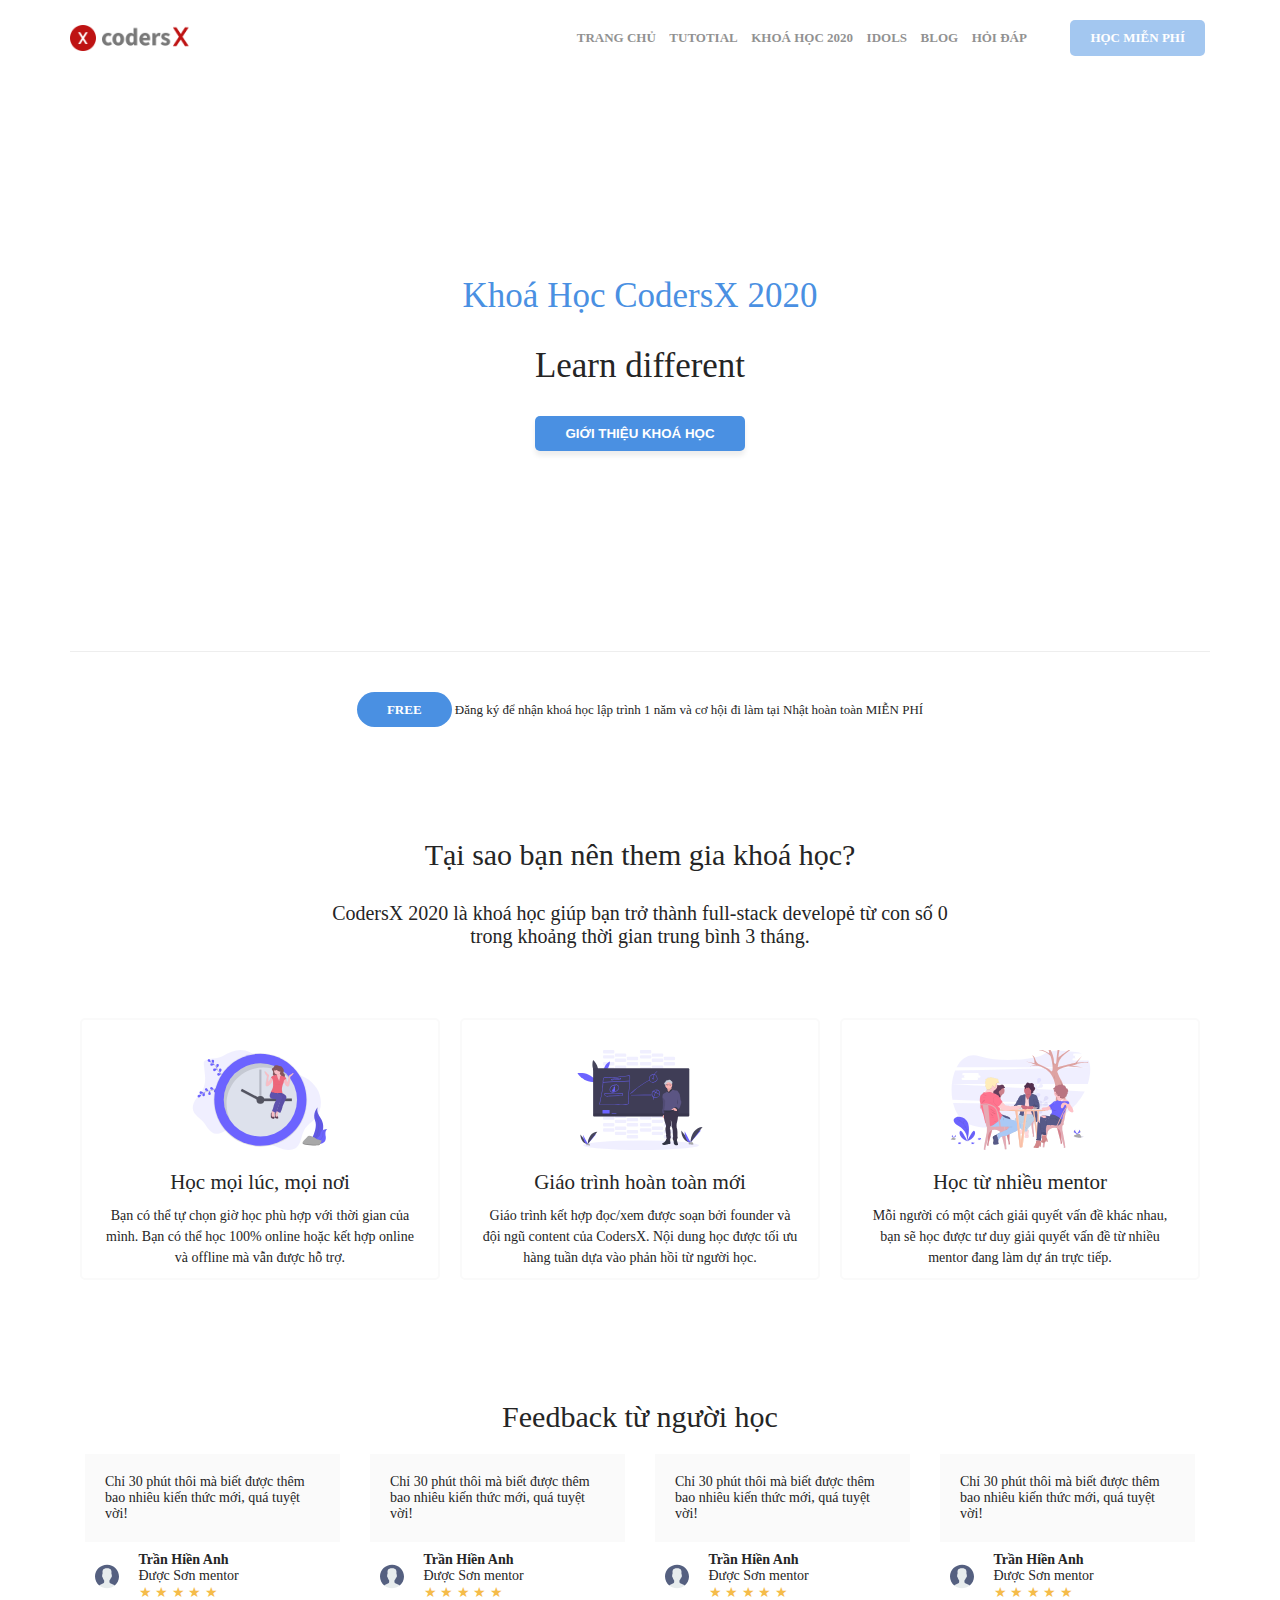
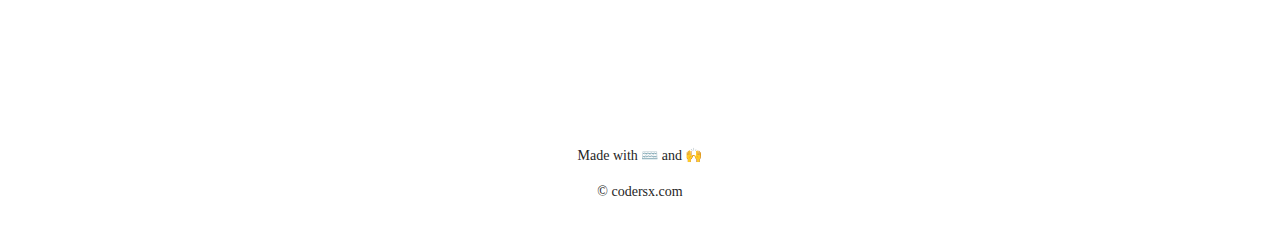
<file: index.html>
<!DOCTYPE html>
<html lang="en">
<head>
  <meta charset="UTF-8">
  <meta name="viewport" content="width=device-width, initial-scale=1.0">
  <link rel="stylesheet" href="setting.css">
  <link rel="stylesheet" href="styles.css">
  <link rel="stylesheet" href="https://d1azc1qln24ryf.cloudfront.net/114779/Socicon/style-cf.css?u8vidh">
  <link rel="stylesheet" href="https://cdnjs.cloudflare.com/ajax/libs/font-awesome/4.7.0/css/font-awesome.min.css">
  <title>Document</title>
</head>
<body>
  <div class="wrapper">
    <header class="header">
      <div class="container">
        <div class="header__top">
          <div class="logo">
            <img src="./images/logo.png" alt="" class="logo__img">
          </div>
          <nav class="menu">
            <ul class="menu__list">
              <li class="menu__item"><a href="" class="menu__link">Trang Chủ</a></li>
              <li class="menu__item"><a href="" class="menu__link">Tutotial</a></li>
              <li class="menu__item"><a href="" class="menu__link">Khoá Học 2020</a></li>
              <li class="menu__item"><a href="" class="menu__link">Idols</a></li>
              <li class="menu__item"><a href="" class="menu__link">Blog</a></li>
              <li class="menu__item"><a href="" class="menu__link">Hỏi Đáp</a></li>
              <li class="menu__item"><a href="" class="menu__link menu__link_last">Học Miễn Phí</a></li>
            </ul>
          </nav>
        </div>
        <div class="header__content">
          <h1 class="header__title">Khoá Học CodersX 2020</h1>
          <h2 class="header__des">Learn different</h2>
          <button class="btn btn-primary">Giới thiệu khoá học</button>
        </div>
        <div class="header__bottom">
          <p class="header__bottom-des"><span>FREE</span> Đăng ký để nhận <b>khoá học lập trình 1 năm</b> và cơ hội <b>đi làm tại Nhật</b> hoàn toàn <b>MIỄN PHÍ</b></p>
        </div>
      </div>
    </header>
    <section class="why-choose">
      <div class="container">
        <div class="why__header">
          <h2 class="why__title">Tại sao bạn nên them gia khoá học?</h2>
          <p class="why__des">
            CodersX 2020 là khoá học giúp bạn trở thành <b>full-stack developẻ từ con số 0</b> trong khoảng thời gian trung bình <b>3 tháng.</b>
          </p>
        </div>
        <div class="why__cards">
          <div class="card">
            <img class="card__img" src="./images/time-management.svg" alt="">
            <h2 class="card__title">Học mọi lúc, mọi nơi</h2>
            <p class="card__des">Bạn có thể tự chọn giờ học phù hợp với thời gian của mình. Bạn có thể học 100% online hoặc kết hợp online và offline mà vẫn được hỗ trợ.</p>
          </div>
          <div class="card">
            <img class="card__img" src="./images/teaching.svg" alt="">
            <h2 class="card__title">Giáo trình hoàn toàn mới</h2>
            <p class="card__des">Giáo trình kết hợp đọc/xem được soạn bởi founder và đội ngũ content của CodersX. Nội dung học được tối ưu hàng tuần dựa vào phản hồi từ người học.</p>
          </div>
          <div class="card">
            <img class="card__img" src="./images/group.svg" alt="">
            <h2 class="card__title">Học từ nhiều mentor</h2>
            <p class="card__des">Mỗi người có một cách giải quyết vấn đề khác nhau, bạn sẽ học được tư duy giải quyết vấn đề từ nhiều mentor đang làm dự án trực tiếp.</p>
          </div>
        </div>
      </div>
    </section>
    <section class="feedback">
      <div class="container">
        <h2 class="feedback__title">Feedback từ người học</h2>
        <div class="feedback__cards">
          <div class="feedback__card">
            <div class="feedback__content">
              <p>Chỉ 30 phút thôi mà biết được thêm bao nhiêu kiến thức mới, quá tuyệt vời!</p>
            </div>
            <div class="feedback__person">
              <img src="./images/avatar-default.svg" alt="">
              <div class="feedback__detail">
                <span class="person__name">Trần Hiền Anh</span>
                <div class="person__des">Được <b>Sơn</b> mentor</div>
                <span class="person__review">★ ★ ★ ★ ★</span>
              </div>
            </div>
          </div>
          <div class="feedback__card">
            <div class="feedback__content">
              <p>Chỉ 30 phút thôi mà biết được thêm bao nhiêu kiến thức mới, quá tuyệt vời!</p>
            </div>
            <div class="feedback__person">
              <img src="./images/avatar-default.svg" alt="">
              <div class="feedback__detail">
                <span class="person__name">Trần Hiền Anh</span>
                <div class="person__des">Được <b>Sơn</b> mentor</div>
                <span class="person__review">★ ★ ★ ★ ★</span>
              </div>
            </div>
          </div>
          <div class="feedback__card">
            <div class="feedback__content">
              <p>Chỉ 30 phút thôi mà biết được thêm bao nhiêu kiến thức mới, quá tuyệt vời!</p>
            </div>
            <div class="feedback__person">
              <img src="./images/avatar-default.svg" alt="">
              <div class="feedback__detail">
                <span class="person__name">Trần Hiền Anh</span>
                <div class="person__des">Được <b>Sơn</b> mentor</div>
                <span class="person__review">★ ★ ★ ★ ★</span>
              </div>
            </div>
          </div>
          <div class="feedback__card">
            <div class="feedback__content">
              <p>Chỉ 30 phút thôi mà biết được thêm bao nhiêu kiến thức mới, quá tuyệt vời!</p>
            </div>
            <div class="feedback__person">
              <img src="./images/avatar-default.svg" alt="">
              <div class="feedback__detail">
                <span class="person__name">Trần Hiền Anh</span>
                <div class="person__des">Được <b>Sơn</b> mentor</div>
                <span class="person__review">★ ★ ★ ★ ★</span>
              </div>
            </div>
          </div>
        </div>
      </div>
    </section>
    <footer class="footer">
      <div class="footer__social">
        <span><i class="socicon socicon-facebook"></i></span>
        <span><i class="socicon socicon-youtube"></i></span>
        <span><i class="socicon socicon-instagram"></i></span>
      </div>
      <p class="footer__des">Made with ⌨️ and 🙌</p>
      <p class="footer__site">&copy; codersx.com</p>
    </footer>
  </div>
</body>
</html>
</file>
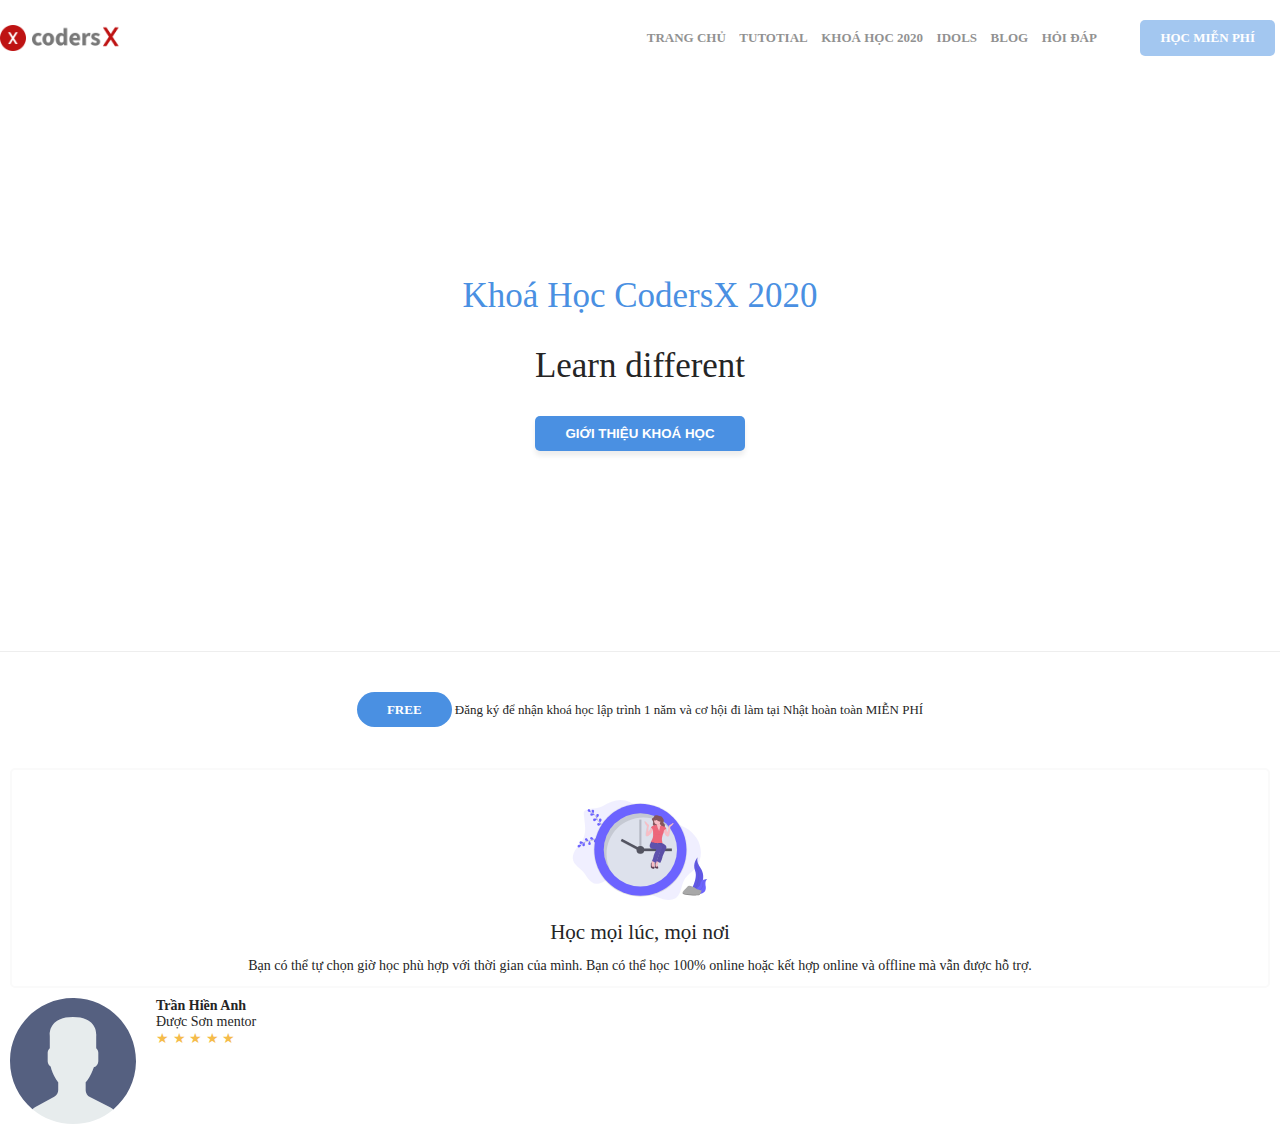
<file: component.html>
<!DOCTYPE html>
<html lang="en">
<head>
  <meta charset="UTF-8">
  <meta name="viewport" content="width=device-width, initial-scale=1.0">
  <link rel="stylesheet" href="setting.css">
  <link rel="stylesheet" href="styles.css">
  <link rel="stylesheet" href="https://d1azc1qln24ryf.cloudfront.net/114779/Socicon/style-cf.css?u8vidh">
  <title>Document</title>
</head>
<body>
  <div class="wrapper">

        <div class="header__top">
          <div class="logo">
            <img src="./images/logo.png" alt="" class="logo__img">
          </div>
          <nav class="menu">
            <ul class="menu__list">
              <li class="menu__item"><a href="" class="menu__link">Trang Chủ</a></li>
              <li class="menu__item"><a href="" class="menu__link">Tutotial</a></li>
              <li class="menu__item"><a href="" class="menu__link">Khoá Học 2020</a></li>
              <li class="menu__item"><a href="" class="menu__link">Idols</a></li>
              <li class="menu__item"><a href="" class="menu__link">Blog</a></li>
              <li class="menu__item"><a href="" class="menu__link">Hỏi Đáp</a></li>
              <li class="menu__item"><a href="" class="menu__link menu__link_last">Học Miễn Phí</a></li>
            </ul>
          </nav>
        </div>
        <div class="header__content">
          <h1 class="header__title">Khoá Học CodersX 2020</h1>
          <h2 class="header__des">Learn different</h2>
          <button class="btn btn-primary">Giới thiệu khoá học</button>
        </div>
        <div class="header__bottom">
          <p class="header__bottom-des"><span>FREE</span> Đăng ký để nhận <b>khoá học lập trình 1 năm</b> và cơ hội <b>đi làm tại Nhật</b> hoàn toàn <b>MIỄN PHÍ</b></p>
        </div>

        <div class="card">
          <img class="card__img" src="./images/time-management.svg" alt="">
          <h2 class="card__title">Học mọi lúc, mọi nơi</h2>
          <p class="card__des">Bạn có thể tự chọn giờ học phù hợp với thời gian của mình. Bạn có thể học 100% online hoặc kết hợp online và offline mà vẫn được hỗ trợ.</p>
        </div>

        <div class="feedback__person">
          <img src="./images/avatar-default.svg" alt="">
          <div class="feedback__detail">
            <span class="person__name">Trần Hiền Anh</span>
            <div class="person__des">Được <b>Sơn</b> mentor</div>
            <span class="person__review">★ ★ ★ ★ ★</span>
          </div>
        </div>

  </div>
</body>
</html>
</file>
<file: setting.css>
:root {
  --blue: #4a90e2;
  --grey: #FAFAFA;
  --font-color: #252525;
  --white: #ffffff;
  --wrapper: 192rem;
  --container: 117rem;
  --primary-font: "Open Sans";
}

*,
*::after,
*::before {
  margin: 0;
  padding: 0;
  box-sizing: border-box;
}

html {
  font-size: 62.5%;
}

body {
  font-family: var(--primary-font);
  font-weight: 300;
  color: var(--font-color);
  background-color: var(--white);
  font-size: 1.4rem;;
}

img {
  display: block;
  max-width: 100%;
}

a {
  display: block;
  text-decoration: none;
}

.wraper {
  max-width: var(--wrapper);
  margin-left: auto;
  margin-right: auto;
}

.container {
  max-width: var(--container);
  margin-left: auto;
  margin-right: auto;
  padding-left: 1.5rem;
  padding-right: 1.5rem;
}
</file>
<file: styles.css>
.header {
  margin-bottom: 3rem;
}

.header__top {
  display: flex;
  justify-content: space-between;
  align-items: center;
  padding: 2rem 0;
}

.menu__list {
  list-style-type: none;
}

.menu__item {
  display: inline-block;
  margin: 0 .5rem;
}

.menu__link {
  color: var(--font-color);
  font-weight: 600;
  opacity: .5;
  text-transform: uppercase;
  font-size: 1.3rem;
}

.menu__link_last {
  background-color: var(--blue);
  padding: 1rem 2rem;
  border-radius: 5px;
  color: #fff !important;
  margin-left: 3rem;
}

.logo__img {
  width: 12.8rem;;
}

.header__content {
  padding: 20rem 0;
  text-align: center;
  border-bottom: 1px solid #eee;
  height: auto;
}

@media screen and (max-width: 767px) {
  .header__content {
    padding: 10rem 0;
  }
}

.header__title {
  color: var(--blue);
  margin-bottom: 3rem;
  font-size: 3.5rem;
  font-weight: 300;
}

.header__des {
  font-size: 3.5rem;
  margin-bottom: 3rem;
  font-weight: 300;
}

.btn {
  padding: 1rem 3rem;
  border-radius: 5px;;
  outline: none;
  border: none;
  box-shadow: 0 5px 5px #eee;
}

.btn-primary {
  background-color: var(--blue);
  color: var(--white);
  text-transform: uppercase;
  font-weight: bold;
}

.header__bottom {
  text-align: center;
  margin: 5rem 0;
  font-size: 1.3rem;
}

.header__bottom-des span {
  padding: 1rem 3rem;
  background-color: var(--blue);
  border-radius: 20px;;
  color: var(--white);
  font-weight: bold;
}

.why-choose {
  margin: 10rem 0;
}

.why__header {
  padding: 2rem;
  text-align: center;
  width: 60%;
  margin: 5rem auto;
}

@media screen and (max-width: 767px) {
  .why__header {
    width: 100%;
  }
}

.why__title {
  margin-bottom: 3rem;
  font-size: 3rem;
  font-weight: 300;
}

.why__des {
  font-size: 2rem;
}

.why__cards {
  display: flex;
}

@media screen and (max-width: 767px) {
  .why__cards {
    flex-direction: column;
  }

  .card {
    margin-bottom: 3rem !important;
  }
}

.card {
  padding: 1rem 2rem;
  border: 2px solid var(--grey);
  border-radius: 5px;
  margin: 0 1rem;
  text-align: center;
  flex-basis: calc(100%/3);
}

.card__img {
  width: 50%;
  height: 10rem;
  margin: 2rem auto;
}

.card__title {
  font-weight: 400;
  margin-bottom: 1rem;
}

.card__des {
  line-height: 1.5;
}

.feedback {
  margin: 10rem 0;
}

.feedback__title {
  text-align: center;
  font-weight: 300;
  padding: 2rem;
  font-size: 3rem;
}

.feedback__cards {
  display: flex;
}

@media screen and (max-width: 767px) {
  .feedback__cards {
    flex-direction: column;
  }
}

.feedback__card {
  width: calc(100%/4);
  margin: 0 1.5rem;
}

@media screen and (max-width: 767px) {
  .feedback__card {
    width: auto;
  }
}
.feedback__content {
  padding: 2rem;
  background-color: var(--grey);
}

.feedback__person {
  display: flex;
  padding: 1rem;
}

.feedback__person img {
  max-width: 10%;
  margin-right: 2rem;
}

.person__name {
  font-weight: bold;
}

.person__des {
  font-weight: 300;
}

.person__review {
  color: #f5bc4a;
}

.footer {
  margin: 5rem 0;
  text-align: center;
}

.footer > * {
  margin: 2rem 0;
}

.socicon {
  margin: 0 1rem;
}
</file>
